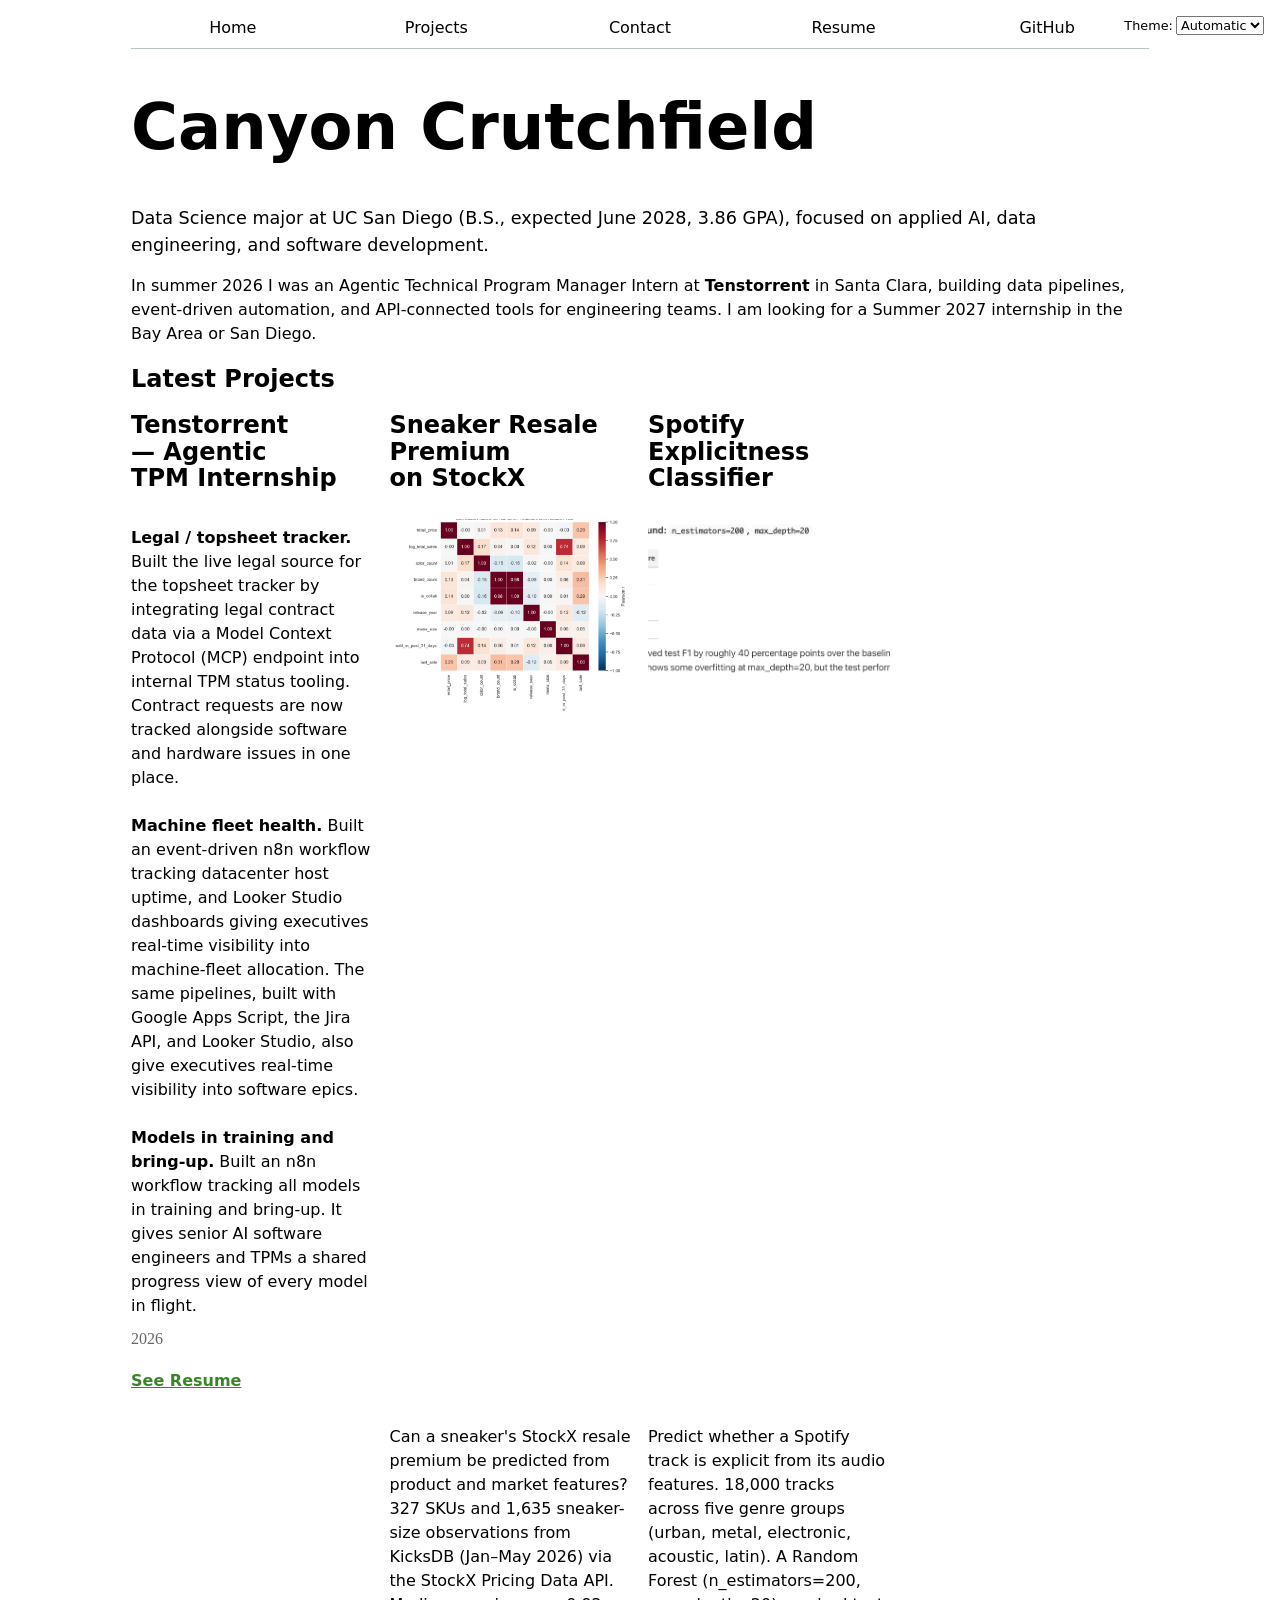
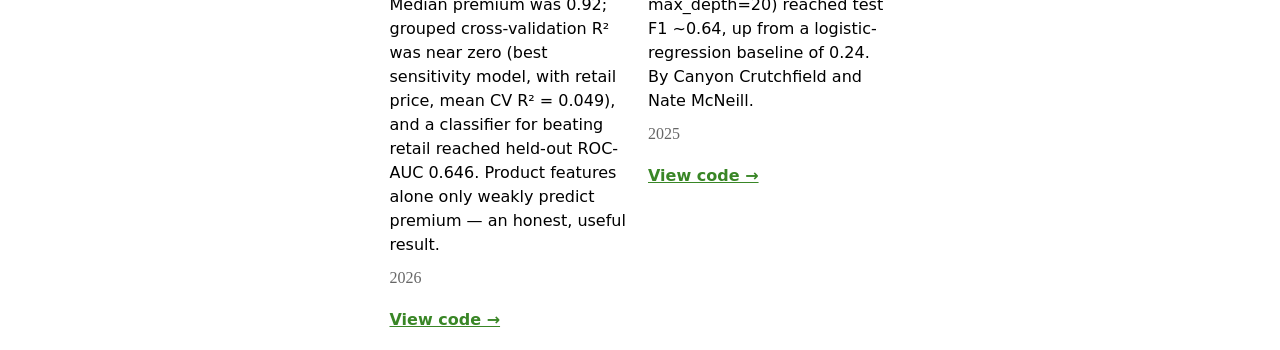
<file: index.html>
<!DOCTYPE html>
<html lang="en">
<head>
    <meta charset="UTF-8">
    <meta name="viewport" content="width=device-width, initial-scale=1.0">
    <title>Canyon Crutchfield: Personal site and portfolio</title>
    <link rel="stylesheet" href="style.css">
    <script src="global.js" type="module" defer></script>
    <script src="index.js" type="module" defer></script>
</head>
<body>
    <h1>Canyon Crutchfield</h1>
    <p class="intro">Data Science major at UC San Diego (B.S., expected June 2028, 3.86 GPA), focused on applied AI, data engineering, and software development.</p>
    <p>In summer 2026 I was an Agentic Technical Program Manager Intern at <strong>Tenstorrent</strong> in Santa Clara, building data pipelines, event-driven automation, and API-connected tools for engineering teams. I am looking for a Summer 2027 internship in the Bay Area or San Diego.</p>
    <!-- Latest Projects Container (Step 2) -->
    <h2>Latest Projects</h2>
    <div class="projects">
        <!-- Dynamically added projects will render here -->
    </div>
</body>
</html>
</file>
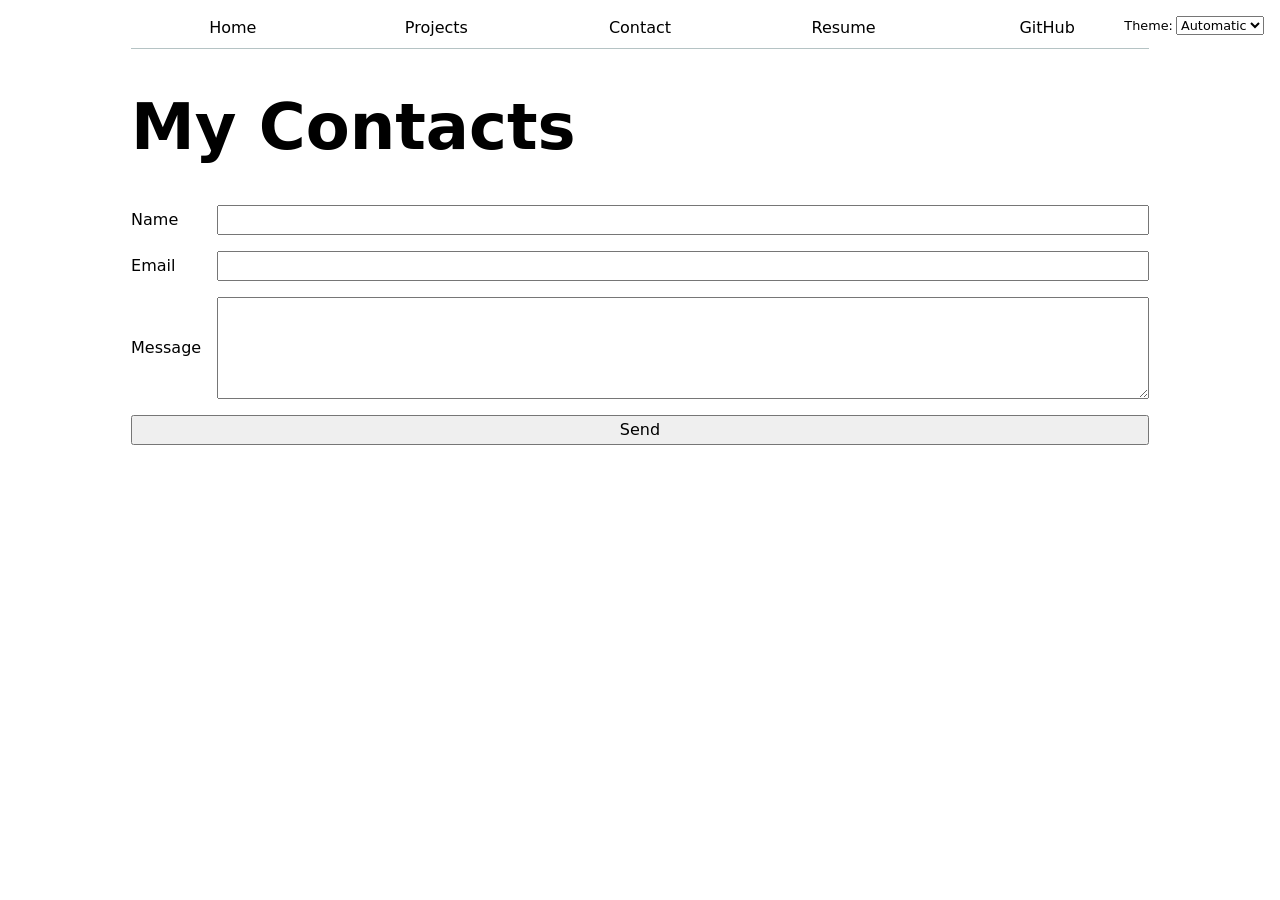
<file: contact/index.html>
<!DOCTYPE html>
<html lang="en">
<head>
    <meta charset="UTF-8">
    <meta name="viewport" content="width=device-width, initial-scale=1.0">
    <title>Contacts</title>
    <link rel="stylesheet" href="../style.css">
    <script src="../global.js" type="module"></script>
</head>
<body>

    <h1>My Contacts</h1>
    <form>
        <label>
         Name
            <input type="text" name="name" required />
        </label>

        <label>
            Email
            <input type="email" name="email" required />
        </label>

        <label>
            Message
            <textarea name="message" rows="4" required></textarea>
        </label>

        <button type="submit">Send</button>
    </form>

</body>
</html>
</file>
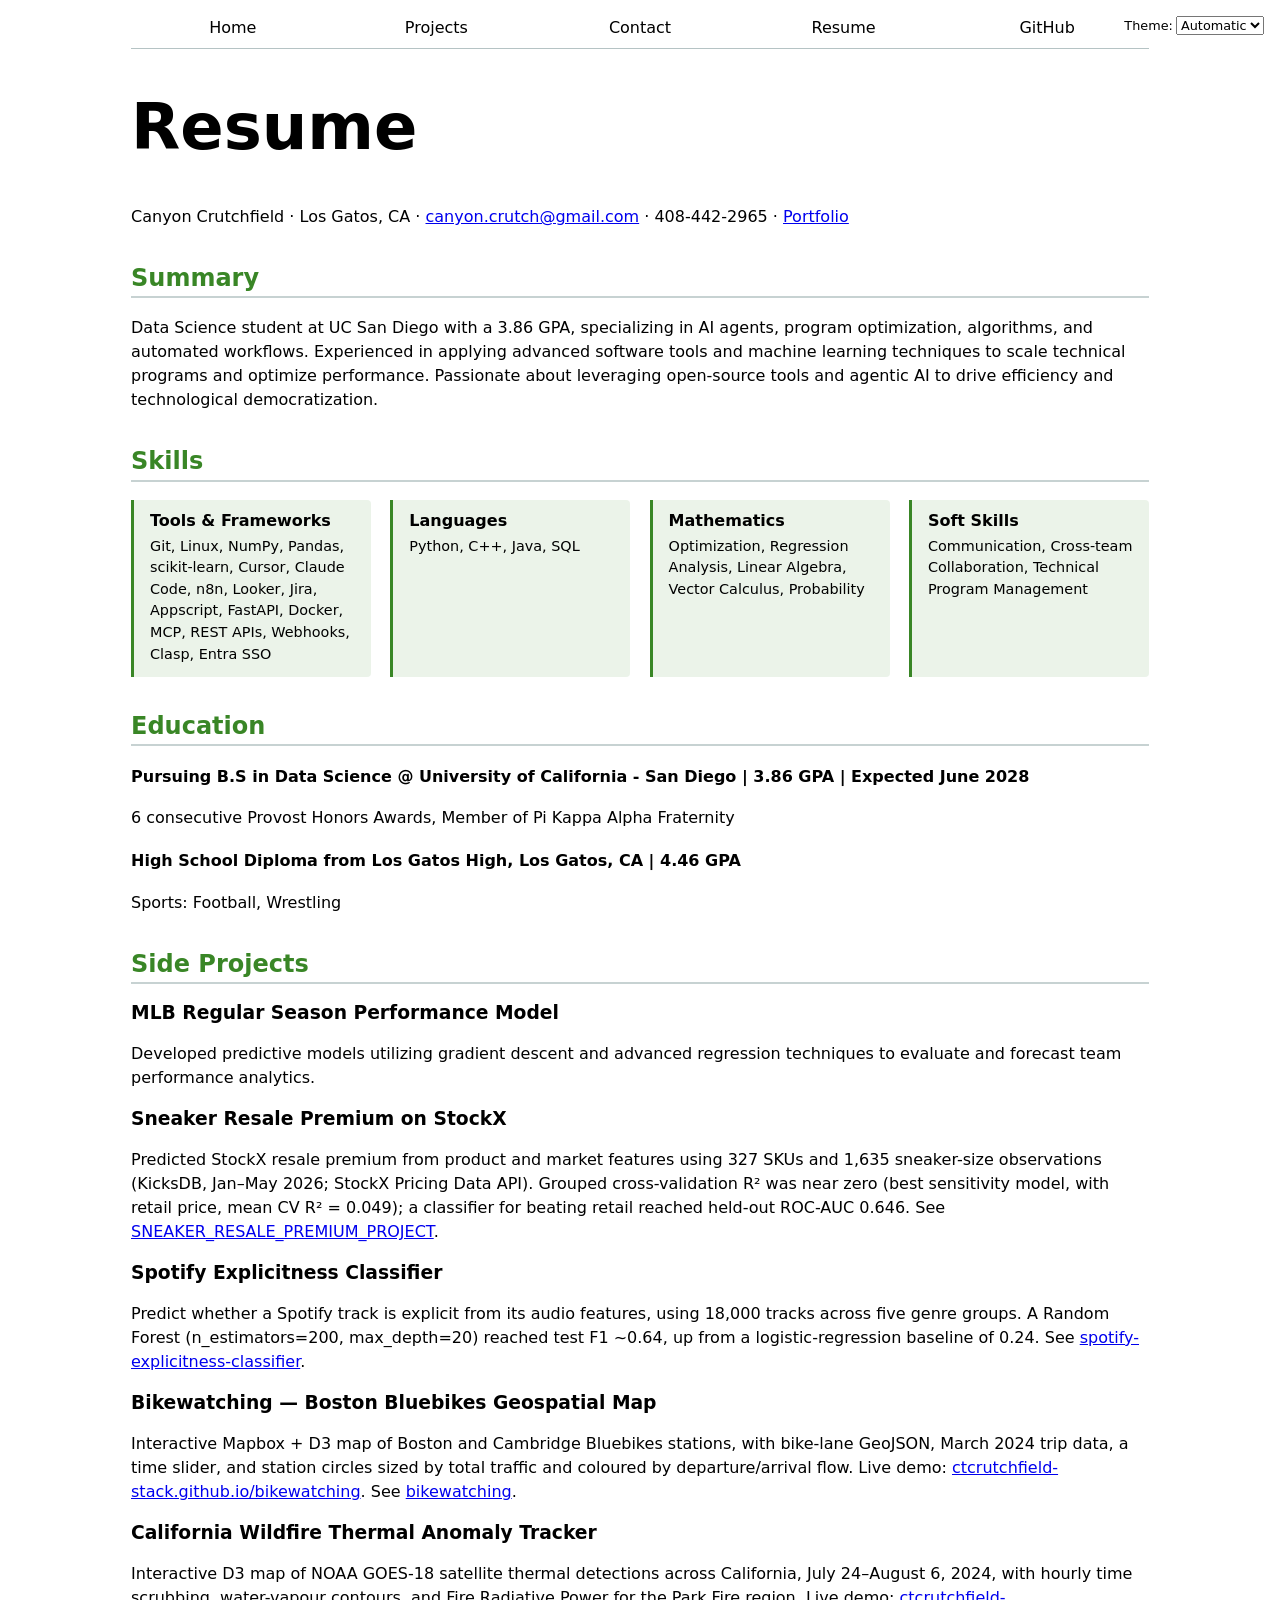
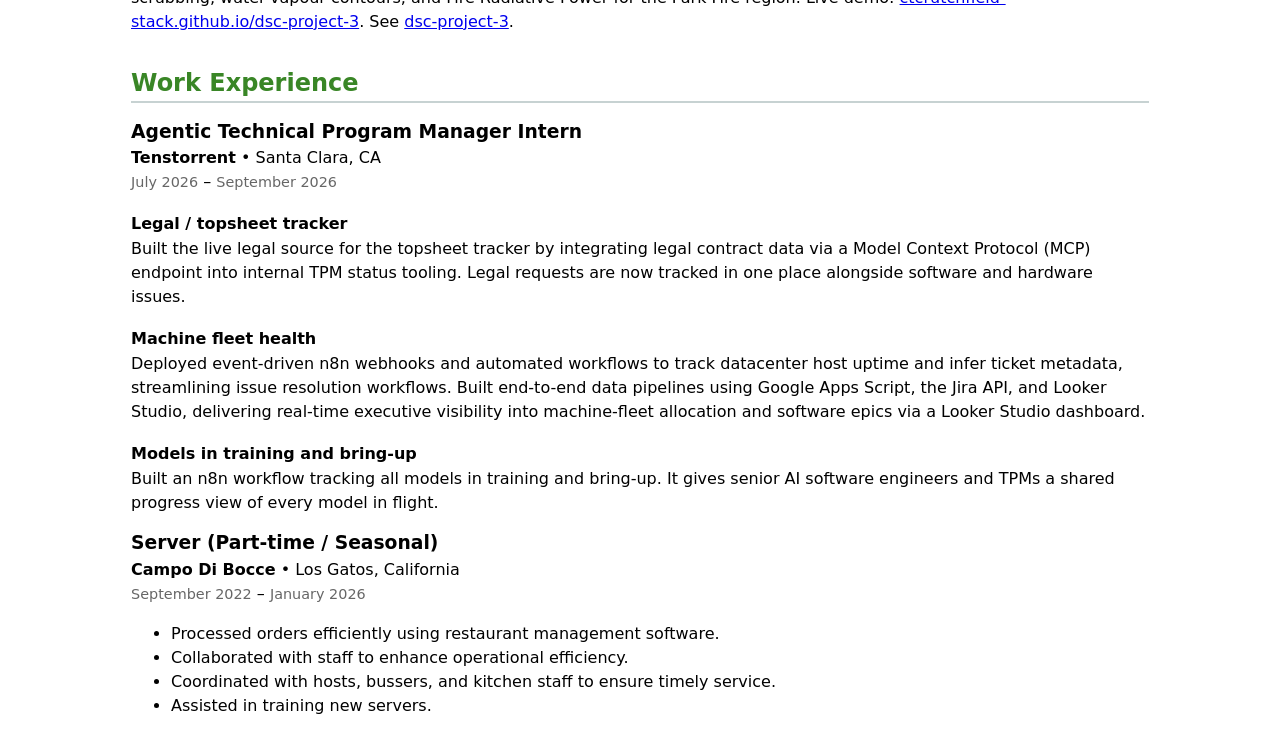
<file: cv/index.html>
<!DOCTYPE html>
<html lang="en">
<head>
    <meta charset="UTF-8">
    <meta name="viewport" content="width=device-width, initial-scale=1.0">
    <title>Canyon Crutchfield — Resume</title>
    <link rel="stylesheet" href="../style.css">
    <!-- Inside subpages like projects/index.html -->
    <script src="../global.js" type="module"></script>
</head>
<body>
    <h1>Resume</h1>
    <p>Canyon Crutchfield · Los Gatos, CA · <a href="mailto:canyon.crutch@gmail.com">canyon.crutch@gmail.com</a> · 408-442-2965 · <a href="https://ctcrutchfield-stack.github.io/portfolio/">Portfolio</a></p>
    <section>
        <h2>Summary</h2>
        <article>Data Science student at UC San Diego with a 3.86 GPA,
             specializing in AI agents, program optimization, algorithms, 
             and automated workflows. Experienced in applying advanced software tools 
             and machine learning techniques to scale technical programs and optimize 
             performance. Passionate about leveraging open-source tools and agentic 
             AI to drive efficiency and technological democratization.</article>
             <hr>
    </section>

    <section>
        <h2>Skills</h2>
  
         <div class="skills-grid">
            <article>
            <h4>Tools &amp; Frameworks</h4>
            <p>Git, Linux, NumPy, Pandas, scikit-learn, Cursor, Claude Code, n8n, Looker, Jira, Appscript, FastAPI, Docker, MCP, REST APIs, Webhooks, Clasp, Entra SSO</p>
            </article>

            <article>
            <h4>Languages</h4>
            <p>Python, C++, Java, SQL</p>
            </article>

            <article>
            <h4>Mathematics</h4>
             <p>Optimization, Regression Analysis, Linear Algebra, Vector Calculus, Probability</p>
             </article>

            <article>
            <h4>Soft Skills</h4>
            <p>Communication, Cross-team Collaboration, Technical Program Management</p>
            </article>
            <hr>
        </div>
    </section>
    <section>
        <h2>Education</h2>
  
         <div>
            <article>
            <h4>Pursuing B.S in Data Science @ University of California - San Diego | 3.86 GPA | Expected June 2028</h4>
            <p>6 consecutive Provost Honors Awards, Member of Pi Kappa Alpha Fraternity</p>
            </article>

            <article>
            <h4>High School Diploma from Los Gatos High,  Los Gatos, CA | 4.46 GPA</h4>
            <p>Sports: Football, Wrestling</p>
            </article>

            <hr>
        </div>
    </section>
    <section>
        <h2>Side Projects</h2>

        <article>
        <h3>MLB Regular Season Performance Model</h3>
        <p>Developed predictive models utilizing gradient descent and advanced regression techniques to evaluate and forecast team performance analytics.</p>
        </article>


        <article>
        <h3>Sneaker Resale Premium on StockX</h3>
        <p>Predicted StockX resale premium from product and market features using 327 SKUs and 1,635 sneaker-size observations (KicksDB, Jan–May 2026; StockX Pricing Data API). Grouped cross-validation R² was near zero (best sensitivity model, with retail price, mean CV R² = 0.049); a classifier for beating retail reached held-out ROC-AUC 0.646. See <a href="https://github.com/canyoncrutch-coder/SNEAKER_RESALE_PREMIUM_PROJECT">SNEAKER_RESALE_PREMIUM_PROJECT</a>.</p>
        </article>

        <article>
        <h3>Spotify Explicitness Classifier</h3>
        <p>Predict whether a Spotify track is explicit from its audio features, using 18,000 tracks across five genre groups. A Random Forest (n_estimators=200, max_depth=20) reached test F1 ~0.64, up from a logistic-regression baseline of 0.24. See <a href="https://github.com/canyoncrutch-coder/spotify-explicitness-classifier">spotify-explicitness-classifier</a>.</p>
        </article>

        <article>
        <h3>Bikewatching — Boston Bluebikes Geospatial Map</h3>
        <p>Interactive Mapbox + D3 map of Boston and Cambridge Bluebikes stations, with bike-lane GeoJSON, March 2024 trip data, a time slider, and station circles sized by total traffic and coloured by departure/arrival flow. Live demo: <a href="https://ctcrutchfield-stack.github.io/bikewatching/">ctcrutchfield-stack.github.io/bikewatching</a>. See <a href="https://github.com/ctcrutchfield-stack/bikewatching">bikewatching</a>.</p>
        </article>

        <article>
        <h3>California Wildfire Thermal Anomaly Tracker</h3>
        <p>Interactive D3 map of NOAA GOES-18 satellite thermal detections across California, July 24–August 6, 2024, with hourly time scrubbing, water-vapour contours, and Fire Radiative Power for the Park Fire region. Live demo: <a href="https://ctcrutchfield-stack.github.io/dsc-project-3/">ctcrutchfield-stack.github.io/dsc-project-3</a>. See <a href="https://github.com/ctcrutchfield-stack/dsc-project-3">dsc-project-3</a>.</p>
        </article>
        <hr>
    </section>
    <section>
        <h2>Work Experience</h2>

        <article>
        <header>
        <h3>Agentic Technical Program Manager Intern</h3>
        <p><strong>Tenstorrent</strong> &bull; Santa Clara, CA</p>
        <p>
            <time datetime="2026-07">July 2026</time> &ndash; <time datetime="2026-09">September 2026</time>
        </p>
        </header>

        <div class="tenstorrent-project">
        <h4>Legal / topsheet tracker</h4>
        <p>Built the live legal source for the topsheet tracker by integrating legal contract data via a Model Context Protocol (MCP) endpoint into internal TPM status tooling. Legal requests are now tracked in one place alongside software and hardware issues.</p>
        </div>

        <div class="tenstorrent-project">
        <h4>Machine fleet health</h4>
        <p>Deployed event-driven n8n webhooks and automated workflows to track datacenter host uptime and infer ticket metadata, streamlining issue resolution workflows. Built end-to-end data pipelines using Google Apps Script, the Jira API, and Looker Studio, delivering real-time executive visibility into machine-fleet allocation and software epics via a Looker Studio dashboard.</p>
        </div>

        <div class="tenstorrent-project">
        <h4>Models in training and bring-up</h4>
        <p>Built an n8n workflow tracking all models in training and bring-up. It gives senior AI software engineers and TPMs a shared progress view of every model in flight.</p>
        </div>
    </article>

        <article>
        <header>
        <h3>Server (Part-time / Seasonal)</h3>
        <p><strong>Campo Di Bocce</strong> &bull; Los Gatos, California</p>
        <p>
            <time datetime="2022-09">September 2022</time> &ndash; <time datetime="2026-01">January 2026</time>
        </p>
        </header>

        <ul>
            <li>Processed orders efficiently using restaurant management software.</li>
            <li>Collaborated with staff to enhance operational efficiency.</li>
            <li>Coordinated with hosts, bussers, and kitchen staff to ensure timely service.</li>
            <li>Assisted in training new servers.</li>
        </ul>
        </article>
    </section>
</body>
</html>
</file>
<file: style.css>
/* Step 2.4: Custom property accent color on :root and inherit accent color */
:root {
  --color-accent: oklch(55% 0.15 140);
  accent-color: var(--color-accent);
}

/* Step 4.1: Enable automatic light/dark mode based on OS settings */
html {
  color-scheme: light dark;
}

/* Body Layout & Typography */
body {
  font: 100%/1.5 system-ui;
  max-width: 100ch;
  margin-inline: auto;
  padding-inline: 1rem;
}

/* Step 4.3: Top-right Dark Mode Selector */
.color-scheme {
  position: absolute;
  top: 1rem;
  right: 1rem;
  font-size: 80%;
  font-family: inherit;
  display: flex;
  align-items: center;
  gap: 0.25em;
  white-space: nowrap;
}

.color-scheme select {
  font-family: inherit;
  font-size: inherit;
}

/* Home intro */
.intro {
  font-size: 1.1em;
  margin-bottom: 0.75em;
}

/* Space between the home intro text and the Latest Projects heading */
h2 + .projects,
.projects {
  margin-top: 0.75em;
}

.project-link {
  font-weight: 600;
}

.projects article a {
  color: var(--color-accent);
}

/* Step 2.1: Ignore <ul> and <li> wrappers */
nav ul,
nav li {
  display: contents;
}

/* Step 2.2 & 2.3: Flexbox layout and base navigation styling */
nav {
  display: flex;
  margin-bottom: 1em;
  border-bottom: 1px solid oklch(50% 10% 200 / 40%);
}

nav a {
  flex: 1;
  text-decoration: none;
  color: inherit;
  text-align: center;
  padding: 0.5em;
}

/* Step 2.3: Active page styling */
nav a.current {
  font-weight: bold;
  border-bottom: 0.4em solid oklch(50% 10% 200 / 40%);
  padding-bottom: 0.1em;
}

/* Step 2.4: Hover styles for nav links */
nav a:hover {
  border-bottom: 0.4em solid var(--color-accent);
  padding-bottom: 0.1em;
  background-color: color-mix(in oklch, var(--color-accent) 15%, transparent);
}

input,
textarea,
button {
  font: inherit;
}

/* Step 3.3: Contact Form CSS Grid & Subgrid Layout */
form {
  display: grid;
  grid-template-columns: auto 1fr;
  gap: 1em;
}

form label {
  display: grid;
  grid-template-columns: subgrid;
  grid-column: 1 / -1;
  align-items: center;
}

form button {
  grid-column: 1 / -1;
}

/* Step 4.4: Heading Typography & Contrast */
h1, h2, h3, h4, h5, h6 {
  line-height: 1.1;
  text-wrap: balance;
}

h1 {
  font-size: 400%;
}

/* Step 4.2 & 4.3: Projects Grid */
.projects {
  display: grid;
  grid-template-columns: repeat(auto-fill, minmax(15em, 1fr));
  gap: 1em;
}

.projects article {
  display: grid;
  grid-template-rows: subgrid;
  grid-row: span 3;
}

/* Keep images from crowding the text below them */
.projects img {
  width: 100%;
  height: 12em;
  object-fit: cover;
  border-radius: 6px;
  margin-bottom: 0.75em;
}

.projects h2 {
  margin: 0 0 0.5em;
}

.projects article p {
  margin-block: 0.4em 0.6em;
}

.projects article .project-year {
  margin-top: 0.5em;
}

.projects article .project-link {
  display: inline-block;
  margin-top: 0.5em;
}

/* Section & Heading Accents */
section {
  margin-bottom: 2em;
}

section h2 {
  color: var(--color-accent);
  border-bottom: 2px solid oklch(50% 10% 200 / 30%);
  padding-bottom: 0.2em;
  margin-top: 1.5em;
  margin-bottom: 0.75em;
}

hr {
  display: none;
}

/* Tenstorrent subsections on the Resume page */
.tenstorrent-project {
  margin-bottom: 1em;
}

.tenstorrent-project h4 {
  margin-bottom: 0.25em;
}

.tenstorrent-project p {
  margin-top: 0.25em;
}

/* Skills Grid Layout */
.skills-grid {
  display: grid;
  grid-template-columns: repeat(auto-fit, minmax(200px, 1fr));
  gap: 1.2rem;
  margin-top: 1rem;
}

.skills-grid article {
  background-color: color-mix(in oklch, var(--color-accent) 10%, transparent);
  border-left: 3px solid var(--color-accent);
  padding: 0.75em 1em;
  border-radius: 0 4px 4px 0;
}

.skills-grid h4 {
  margin: 0 0 0.4em 0;
  color: inherit;
}

.skills-grid p {
  margin: 0;
  font-size: 0.9em;
}

/* Work Experience & Education Layout */
header {
  margin-bottom: 0.5em;
}

header h3 {
  margin-bottom: 0.2em;
}

header p {
  margin: 0;
}

time {
  color: color-mix(in oklch, canvastext 60%, transparent);
  font-size: 0.9em;
}

code {
  font-family: monospace;
  background-color: color-mix(in oklch, canvastext 10%, transparent);
  padding: 0.15em 0.4em;
  border-radius: 3px;
  font-size: 0.9em;
}

.project-year {
  font-family: Baskerville, serif;
  font-variant-numeric: oldstyle-nums;
  color: color-mix(in oklch, canvastext 60%, transparent);
}

/* -----------------------------------------------------------
   LAB 5: PIE CHART & LEGEND STYLING
   ----------------------------------------------------------- */

.container {
  display: flex;
  align-items: center;
  gap: 2em;
}

#projects-pie-plot {
  max-width: 20em;
  margin-block: 2em;
  overflow: visible;
}

#projects-pie-plot path {
  transition: 300ms;
  cursor: pointer;
}

#projects-pie-plot path:hover {
  opacity: 0.8;
}

#projects-pie-plot path.selected {
  stroke: canvastext;
  stroke-width: 2px;
  opacity: 1;
}

.legend {
  display: grid;
  grid-template-columns: repeat(auto-fill, minmax(9em, 1fr));
  gap: 1em;
  flex: 1;
  list-style: none;
  padding: 0;
  margin: 0;
}

.legend-item {
  display: flex;
  align-items: center;
  gap: 0.5em;
  cursor: pointer;
  transition: 300ms;
}

.legend-item.selected {
  font-weight: bold;
}

.swatch {
  display: inline-block;
  width: 1em;
  height: 1em;
  border-radius: 50%;
  flex-shrink: 0;
}

.search-bar {
  width: 100%;
  padding: 0.5em 0.75em;
  margin-block-end: 2em;
}

/* -----------------------------------------------------------
   LAB 6: D3 META ANALYSIS & BRUSH STYLING
   ----------------------------------------------------------- */

/* Summary Stats Cards Grid */
.stats {
  display: grid;
  grid-template-columns: repeat(auto-fit, minmax(140px, 1fr));
  gap: 1.5rem;
  margin-bottom: 2rem;
}

.stat-card {
  display: flex;
  flex-direction: column;
  align-items: flex-start;
  background: color-mix(in oklch, canvastext 5%, transparent);
  border: 1px solid color-mix(in oklch, canvastext 15%, transparent);
  padding: 1rem;
  border-radius: 8px;
}

.stat-card dt {
  font-size: 0.85rem;
  text-transform: uppercase;
  letter-spacing: 0.05em;
  opacity: 0.8;
  margin-bottom: 0.25rem;
}

.stat-card dd {
  font-size: 1.75rem;
  font-weight: bold;
  margin: 0;
}

/* Floating Tooltip */
#commit-tooltip {
  position: fixed;
  top: 0;
  left: 0;
  padding: 0.75rem 1rem;
  background-color: rgba(255, 255, 255, 0.95);
  color: #111111;
  box-shadow: 0 4px 12px rgba(0, 0, 0, 0.25);
  border-radius: 6px;
  pointer-events: none;
  transition: opacity 0.2s ease;
  z-index: 1000;
}

/* Chart Gridlines */
.gridlines line {
  stroke: color-mix(in oklch, canvastext 20%, transparent);
  stroke-dasharray: 2 2;
}

.gridlines path {
  display: none;
}

/* Base Dot Transitions & Lab 8 Step 1.4 Entry Transitions */
#chart circle {
  transition: all 200ms, r calc(var(--r) * 100ms);

  @starting-style {
    r: 0;
  }
}

/* Force selected dots to turn bright red */
#chart circle.selected {
  fill: #ff6b6b !important;
  fill-opacity: 1 !important;
}

/* Allow mouse events to pass through the brush box onto dots below */
.brush .selection {
  fill: #ff6b6b;
  fill-opacity: 0.2;
  stroke: #ff6b6b;
  stroke-dasharray: 5 5;
  pointer-events: none;
}

/* -----------------------------------------------------------
   LAB 8: UNIT VISUALIZATION & DUAL SCROLLYTELLING (STEPS 2-4)
   ----------------------------------------------------------- */

/* Unit Visualization for Files */
#files {
  display: grid;
  grid-template-columns: auto 1fr;
  gap: 0.75rem 1rem;
  margin: 0;
}

#files > div {
  grid-column: 1 / -1;
  display: grid;
  grid-template-columns: subgrid;
  align-items: start;
}

#files dt {
  grid-column: 1;
}

#files dt small {
  display: block;
  font-size: 0.8em;
  opacity: 0.7;
  margin-top: 0.15em;
}

#files dd {
  grid-column: 2;
  display: flex;
  flex-wrap: wrap;
  align-items: start;
  align-content: start;
  gap: 0.15em;
  padding-top: 0.35em;
  margin-left: 0;
}

.loc {
  display: flex;
  width: 0.45em;
  aspect-ratio: 1;
  background: var(--color, steelblue);
  border-radius: 50%;
}

/* Two-Column Scrollytelling Layout (#scrolly-1 and #scrolly-2) */
.scrolly-container {
  position: relative;
  display: flex;
  align-items: flex-start;
  gap: 2rem;
  margin-bottom: 4rem;
}

.story-column {
  flex: 0.85;
  position: relative;
}

.sticky-visual {
  flex: 1.15;
  position: sticky;
  top: 2rem;
  min-height: 55vh;
}

/* Narrative Commit Cards */
.step {
  padding-bottom: 12vh;
}

.step:last-child {
  padding-bottom: 25vh;
}

.step-card {
  background: color-mix(in oklch, canvastext 4%, transparent);
  border: 1px solid color-mix(in oklch, canvastext 15%, transparent);
  border-left: 4px solid color-mix(in oklch, canvastext 25%, transparent);
  border-radius: 8px;
  padding: 0.85rem 1rem;
  transition: border-color 200ms, background-color 200ms, transform 200ms;
}

.step.is-active .step-card {
  background: color-mix(in oklch, var(--color-accent) 10%, transparent);
  border-color: color-mix(in oklch, var(--color-accent) 40%, transparent);
  border-left-color: var(--color-accent);
  transform: translateX(4px);
}

.step-header {
  display: flex;
  justify-content: space-between;
  align-items: center;
  gap: 0.5rem;
  margin-bottom: 0.4rem;
}

.step-badge {
  font-size: 0.75rem;
  font-weight: 700;
  text-transform: uppercase;
  letter-spacing: 0.04em;
  color: var(--color-accent);
}

.step-card p {
  margin: 0;
  font-size: 0.95rem;
}
</file>
